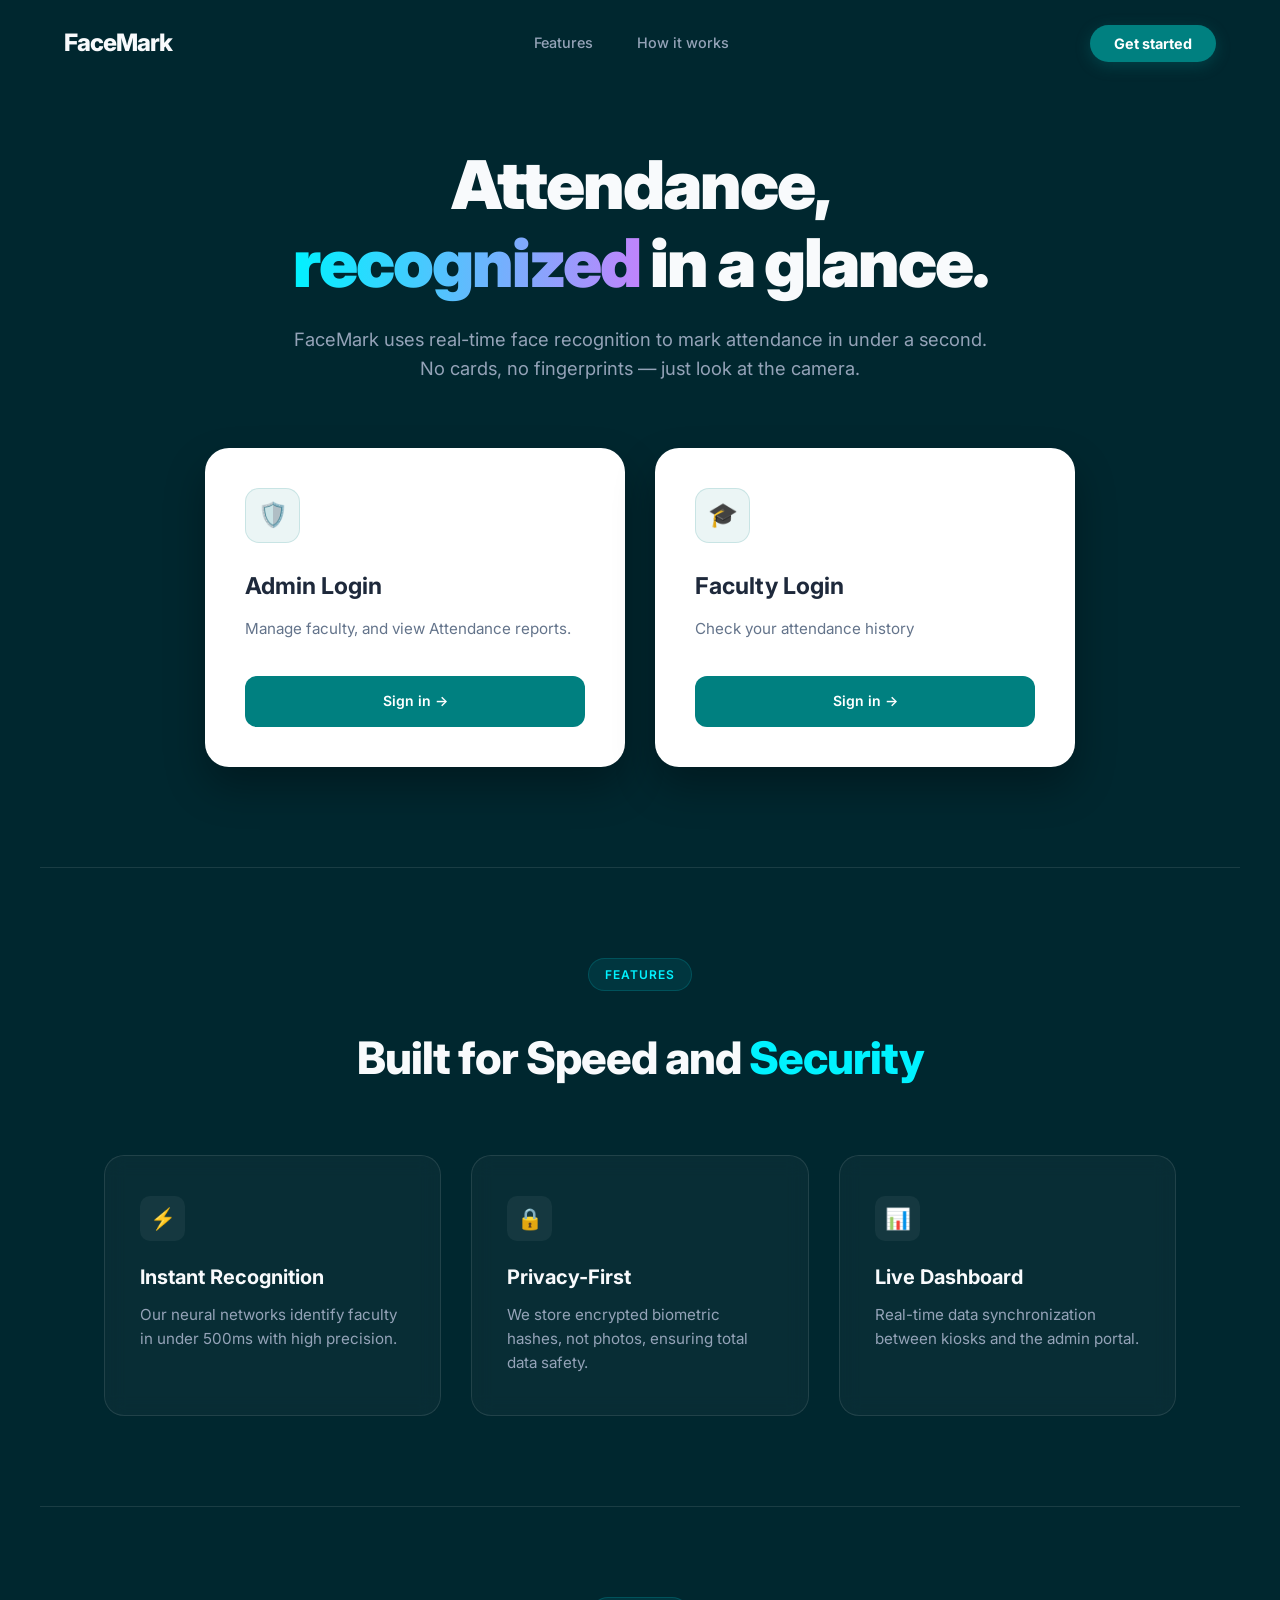
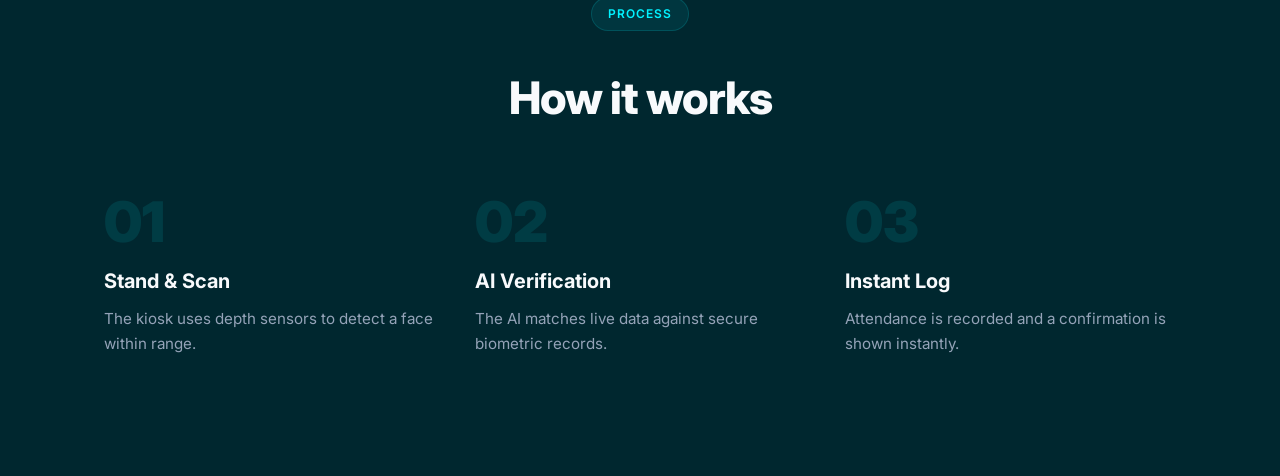
<file: index.html>
<!DOCTYPE html>
<html lang="en">
<head>
    <meta charset="UTF-8">
    <meta name="viewport" content="width=device-width, initial-scale=1.0">
    <title>FaceMark | Advanced Faculty Attendance</title>
    <link rel="stylesheet" href="design/home.css">
    <link href="https://fonts.googleapis.com/css2?family=Inter:wght@400;600;800;900&display=swap" rel="stylesheet">
</head>
<body>

    <nav>
        <div class="logo">FaceMark</div>
        <div class="nav-links">
            <a href="#features">Features</a>
            <a href="#how-it-works">How it works</a>
        </div>
        <a href="#features"><button class="btn-cta">Get started</button></a>
    </nav>

    <header class="hero">
        
        <h1>Attendance, <br><span>recognized</span> in a glance.</h1>
        <p class="subtitle">
            FaceMark uses real-time face recognition to mark attendance in under a second. 
            No cards, no fingerprints — just look at the camera.
        </p>

        <div class="card-row">
            <div class="login-card">
                <div class="icon-square">🛡️</div>
                <h3>Admin Login</h3>
                <p>Manage faculty, and view Attendance reports.</p>
                <a href="html/adminlogin.html">Sign in &rarr;</a>
            </div>
            <div class="login-card">
                <div class="icon-square">🎓</div>
                <h3>Faculty Login</h3>
                <p>Check your attendance history </p>
                <a href="html/userlogin.html">Sign in &rarr;</a>
            </div>
        </div>
    </header>

    <section id="features" class="features">
        <div class="section-header">
            <div class="badge">Features</div>
            <h2>Built for Speed and <span>Security</span></h2>
        </div>
        <div class="features-grid">
            <div class="f-item">
                <div class="icon-square">⚡</div>
                <h4>Instant Recognition</h4>
                <p>Our neural networks identify faculty in under 500ms with high precision.</p>
            </div>
            <div class="f-item">
                <div class="icon-square">🔒</div>
                <h4>Privacy-First</h4>
                <p>We store encrypted biometric hashes, not photos, ensuring total data safety.</p>
            </div>
            <div class="f-item">
                <div class="icon-square">📊</div>
                <h4>Live Dashboard</h4>
                <p>Real-time data synchronization between kiosks and the admin portal.</p>
            </div>
        </div>
    </section>

    <section id="how-it-works" class="how-it-works">
        <div class="section-header">
            <div class="badge">Process</div>
            <h2>How it works</h2>
        </div>
        <div class="step-container">
            <div class="step">
                <div class="step-num">01</div>
                <h4>Stand & Scan</h4>
                <p>The kiosk uses depth sensors to detect a face within range.</p>
            </div>
            <div class="step">
                <div class="step-num">02</div>
                <h4>AI Verification</h4>
                <p>The AI matches live data against secure biometric records.</p>
            </div>
            <div class="step">
                <div class="step-num">03</div>
                <h4>Instant Log</h4>
                <p>Attendance is recorded and a confirmation is shown instantly.</p>
            </div>
        </div>
    </section>

</body>
</html>
</file>
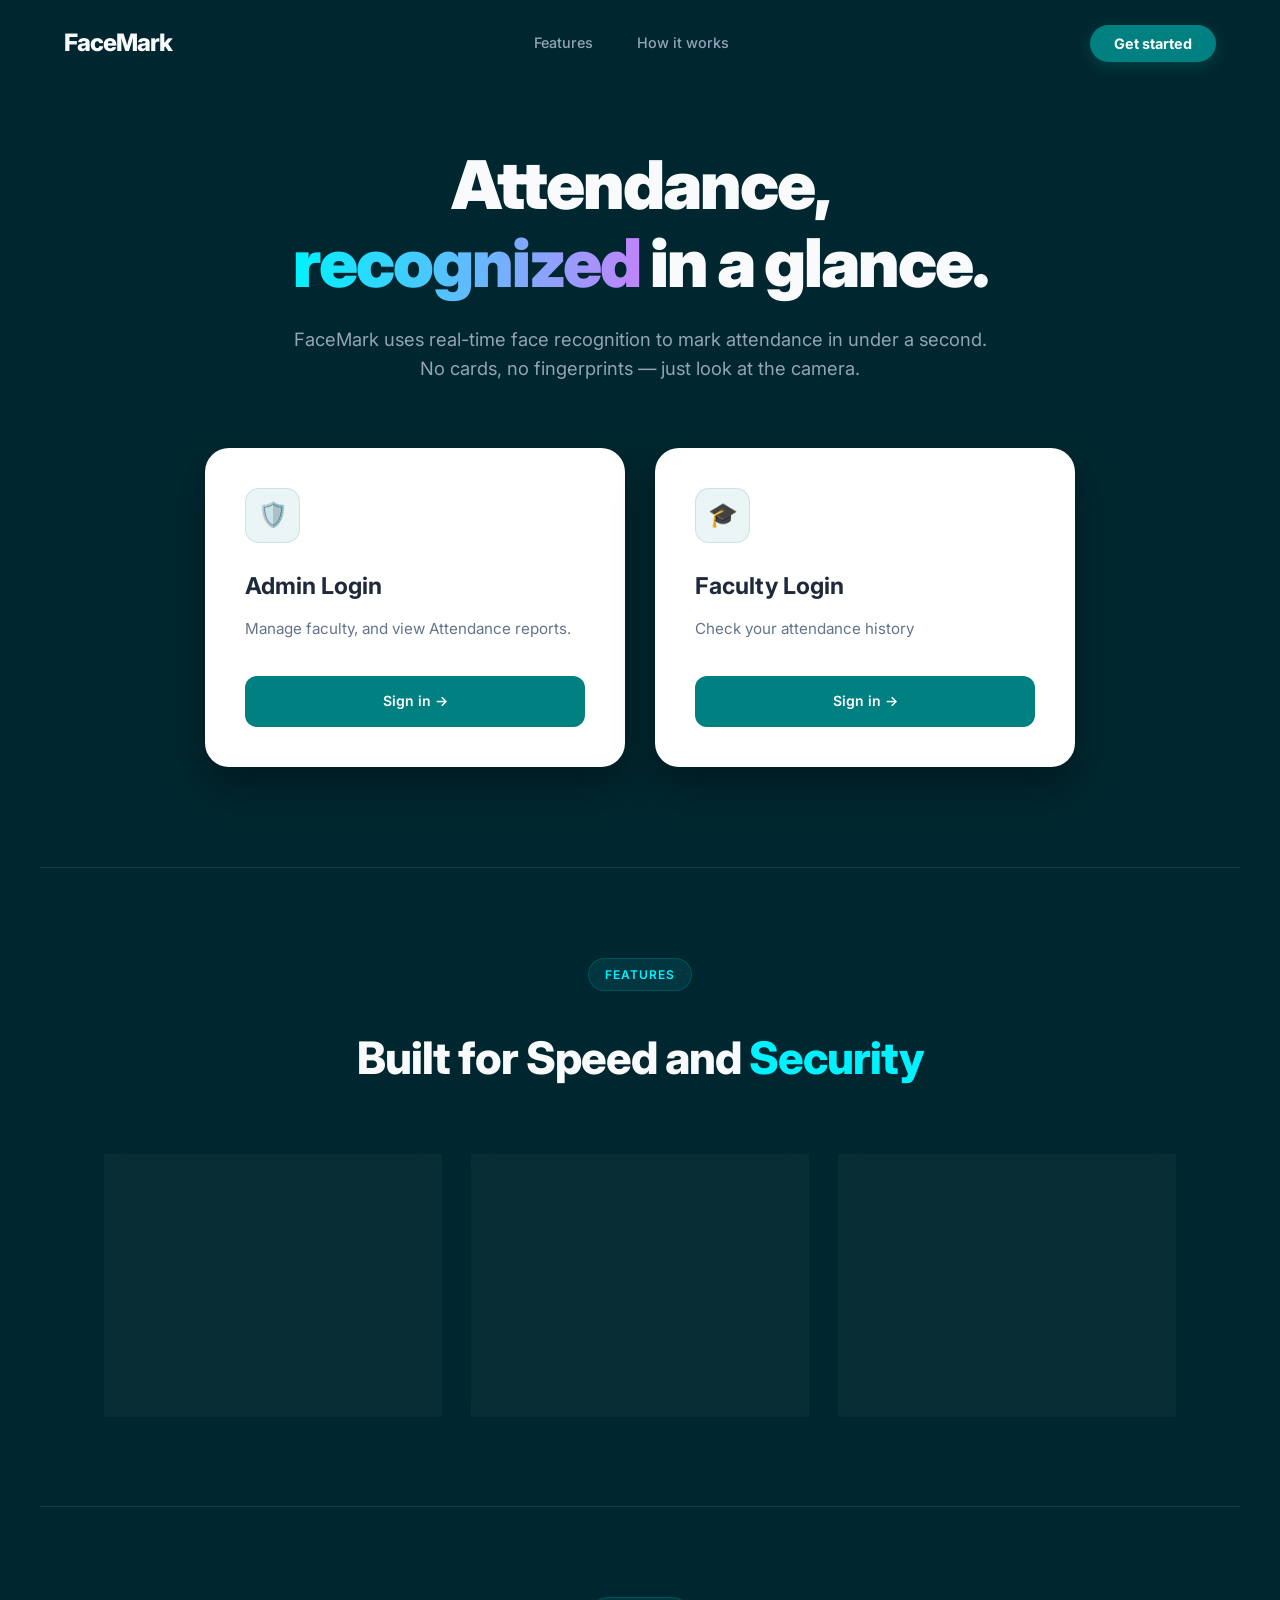
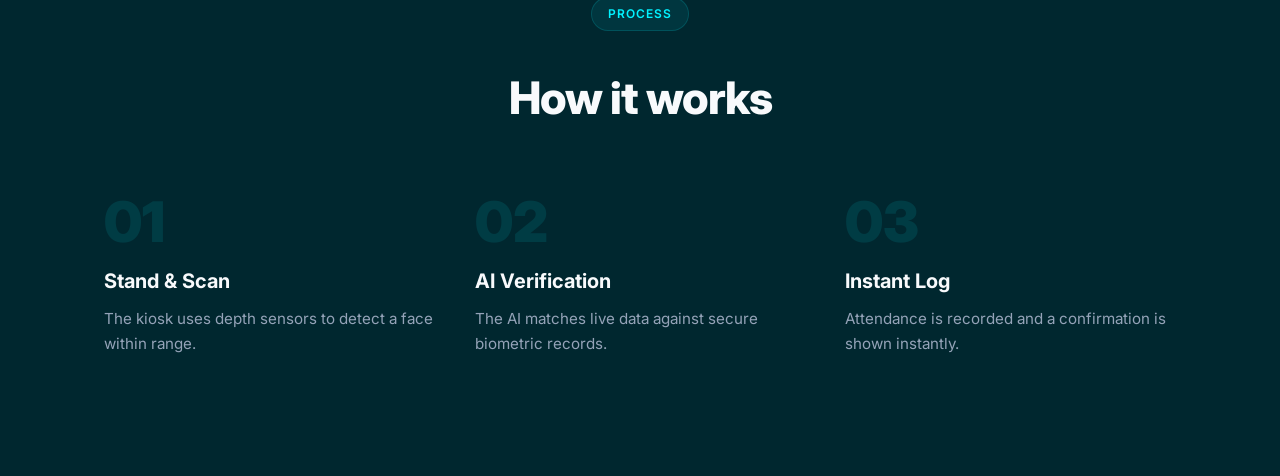
<file: html/index.html>
<!DOCTYPE html>
<html lang="en">
<head>
    <meta charset="UTF-8">
    <meta name="viewport" content="width=device-width, initial-scale=1.0">
    <title>FaceMark | Advanced Faculty Attendance</title>
    <link rel="stylesheet" href="../design/home.css">
    <link href="https://fonts.googleapis.com/css2?family=Inter:wght@400;600;800;900&display=swap" rel="stylesheet">
</head>
<body>

    <nav>
        <div class="logo">FaceMark</div>
        <div class="nav-links">
            <a href="#features">Features</a>
            <a href="#how-it-works">How it works</a>
        </div>
        <a href="#features"><button class="btn-cta">Get started</button></a>
    </nav>

    <header class="hero">
        
        <h1>Attendance, <br><span>recognized</span> in a glance.</h1>
        <p class="subtitle">
            FaceMark uses real-time face recognition to mark attendance in under a second. 
            No cards, no fingerprints — just look at the camera.
        </p>

        <div class="card-row">
            <div class="login-card">
                <div class="icon-square">🛡️</div>
                <h3>Admin Login</h3>
                <p>Manage faculty, and view Attendance reports.</p>
                <a href="adminlogin.html">Sign in &rarr;</a>
            </div>
            <div class="login-card">
                <div class="icon-square">🎓</div>
                <h3>Faculty Login</h3>
                <p>Check your attendance history </p>
                <a href="userlogin.html">Sign in &rarr;</a>
            </div>
        </div>
    </header>

    <section id="features" class="features">
        <div class="section-header">
            <div class="badge">Features</div>
            <h2>Built for Speed and <span>Security</span></h2>
        </div>
        <div class="features-grid">
            <div class="f-item">
                <div class="icon-square">⚡</div>
                <h4>Instant Recognition</h4>
                <p>Our neural networks identify faculty in under 500ms with high precision.</p>
            </div>
            <div class="f-item">
                <div class="icon-square">🔒</div>
                <h4>Privacy-First</h4>
                <p>We store encrypted biometric hashes, not photos, ensuring total data safety.</p>
            </div>
            <div class="f-item">
                <div class="icon-square">📊</div>
                <h4>Live Dashboard</h4>
                <p>Real-time data synchronization between kiosks and the admin portal.</p>
            </div>
        </div>
    </section>

    <section id="how-it-works" class="how-it-works">
        <div class="section-header">
            <div class="badge">Process</div>
            <h2>How it works</h2>
        </div>
        <div class="step-container">
            <div class="step">
                <div class="step-num">01</div>
                <h4>Stand & Scan</h4>
                <p>The kiosk uses depth sensors to detect a face within range.</p>
            </div>
            <div class="step">
                <div class="step-num">02</div>
                <h4>AI Verification</h4>
                <p>The AI matches live data against secure biometric records.</p>
            </div>
            <div class="step">
                <div class="step-num">03</div>
                <h4>Instant Log</h4>
                <p>Attendance is recorded and a confirmation is shown instantly.</p>
            </div>
        </div>
    </section>

</body>
</html>
</file>
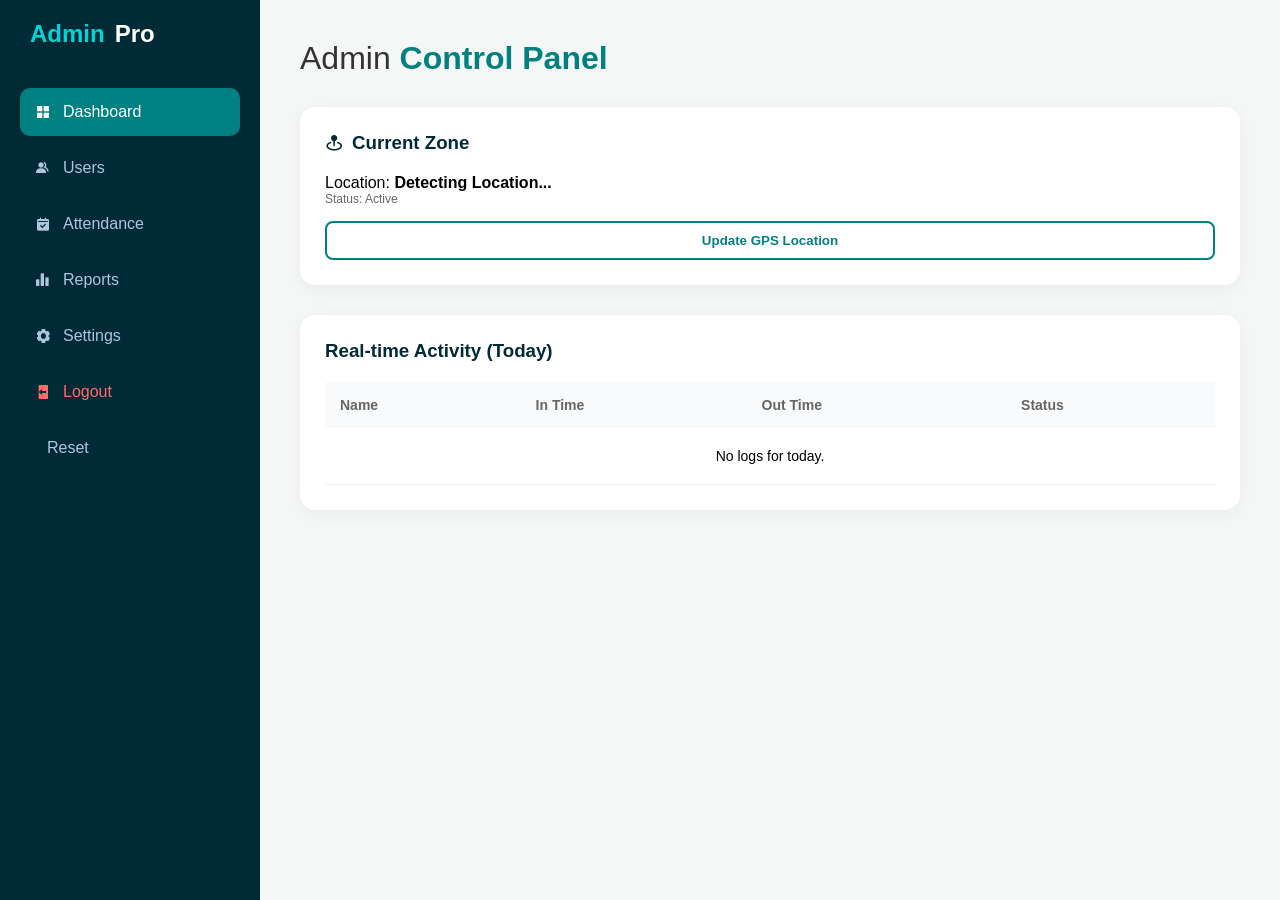
<file: html/admindashboard.html>
<!DOCTYPE html>
<html lang="en">
<head>
    <meta charset="UTF-8">
    <meta name="viewport" content="width=device-width, initial-scale=1.0">
    <title>Admin Dashboard | Smart Attendance</title>
    <link rel="stylesheet" href="../design/dashboard.css">
    <link href='https://unpkg.com/boxicons@2.1.4/css/boxicons.min.css' rel='stylesheet'>
</head>
<body>

    <div id="Dashboard">
        <div id="sidebar">
            <h2 class="logo"><i class='bx bxs-shield-quarter'></i> Admin<span>Pro</span></h2>
            <ul id="list">
                <li class="active" onclick="showContent('Dcontent', this)"><i class='bx bxs-grid-alt'></i> Dashboard</li>
                <li onclick="showContent('Ucontent', this)"><i class='bx bxs-group'></i> Users</li>
                <li onclick="showContent('Acontent', this)"><i class='bx bxs-calendar-check'></i> Attendance</li>
                <li onclick="showContent('Rcontent', this)"><i class='bx bxs-bar-chart-alt-2'></i> Reports</li>
                <li onclick="showContent('Scontent', this)"><i class='bx bxs-cog'></i> Settings</li>
                <li class="logout" onclick="logout()"><i class='bx bxs-log-out'></i> Logout</li>
                <li class="Reset" onclick="Reset()"><i class='Reset'></i> Reset</li>
            </ul>
        </div>

        <div id="main-wrapper">
            
            <div id="Dcontent" class="tab-content">
                <header><h1>Admin <b>Control Panel</b></h1></header>
                <div class="card-grid">
                 

                    <div class="card">
                        <h3><i class='bx bxs-map-pin'></i> Current Zone</h3>
                        <p>Location: <b id="displayLocation">--</b></p>
                        <p style="font-size: 12px; color: #666;">Status: <span id="gpsStatus">Active</span></p>
                        <button class="btn-outline" style="margin-top: 15px;" onclick="detectCurrentAdminLocation()">Update GPS Location</button>
                    </div>
                </div>

                <div class="card" style="margin-top: 20px;">
                    <h3>Real-time Activity (Today)</h3>
                    <table>
                        <thead>
                            <tr><th>Name</th><th>In Time</th><th>Out Time</th><th>Status</th></tr>
                        </thead>
                        <tbody id="quickAttendanceBody"></tbody>
                    </table>
                </div>
            </div>

            <div id="Ucontent" class="tab-content" style="display:none;">
                <header><h1>User Management</h1></header>
                <div class="card">
                    <div style="display: flex; justify-content: space-between; align-items: center; margin-bottom: 15px;">
                        <h3>Registered Users (<span id="userCount">0</span>)</h3>
                        <input type="text" id="userSearch" placeholder="Search ID or Name..." onkeyup="searchUsers()">
                    </div>
                    <table>
                        <thead>
                            <tr>
                                <th>Name</th>
                                <th>Email</th>
                                <th>ID</th>
                                <th>Attendance Rate (All Days)</th>
                                <th>Total Days Attended</th>
                                <th>Total Percentage</th>
                                <th>Action</th>
                            </tr>
                        </thead>
                        <tbody id="allUsersTableBody"></tbody>
                    </table>
                </div>
            </div>

            <div id="Acontent" class="tab-content" style="display:none;">
                <header><h1>Complete Attendance Logs</h1></header>
                <div class="card">
                    <div class="filter-bar" style="display: flex; gap: 10px; margin-bottom: 15px;">
                        <input type="date" id="attendance-date">
                        <button class="btn-outline" onclick="filterLogs()">Filter Records</button>
                        <button class="btn-main" style="width: auto;" onclick="exportCSV()">Export CSV</button>
                    </div>
                    <table>
                        <thead>
                            <tr><th>Date</th><th>ID</th><th>Name</th><th>Check-In</th><th>Check-Out</th></tr>
                        </thead>
                        <tbody id="fullLogTableBody"></tbody>
                    </table>
                </div>
            </div>

            <div id="Rcontent" class="tab-content" style="display:none;">
                <header><h1>System <b>Analytics</b></h1></header>
                <div class="card-grid">
                    <div class="card">
                        <h3><i class='bx bxs-pie-chart-alt-2'></i> Today's Presence</h3>
                        <h1 id="attendancePercentage">0%</h1>
                        <div style="background: #eee; border-radius: 10px; height: 10px; margin: 10px 0;">
                            <div id="reportProgressBar" style="background: #008080; width: 0%; height: 100%; border-radius: 10px; transition: 1s;"></div>
                        </div>
                    </div>
                    <div class="card">
                        <h3><i class='bx bxs-time-five'></i> Not Logged In Yet</h3>
                        <ul id="absentList" style="list-style: none; padding: 0;"></ul>
                    </div>
                </div>
            </div>

            <div id="Scontent" class="tab-content" style="display:none;">
                <header><h1>System <b>Configuration</b></h1></header>
                <div class="card-grid">
                    <div class="card">
                        <h3>Admin Profile</h3>
                        <label>Full Name</label><input type="text" id="setAdminName">
                        <label>Email</label><input type="email" id="setAdminEmail">
                        <button class="btn-main" onclick="saveProfile()">Update Profile</button>
                    </div>

                    <div class="card">
                        <h3>System Rules & Geofence</h3>
                        <label>Institute Name</label>
                        <input type="text" id="setInstitute">
                        
                        <div style="display: flex; gap: 10px; margin-top: 10px;">
                            <div style="flex: 1;">
                                <label>Latitude</label>
                                <input type="number" id="setLat" step="any" placeholder="0.000000">
                            </div>
                            <div style="flex: 1;">
                                <label>Longitude</label>
                                <input type="number" id="setLng" step="any" placeholder="0.000000">
                            </div>
                        </div>
                        
                        <button class="btn-outline" style="margin-top: 10px; width: 100%;" onclick="captureAdminLocation()">
                            <i class='bx bx-current-location'></i> Get Current Device GPS
                        </button>

                        <label style="margin-top: 10px; display: block;">GPS Tolerance (Meters)</label>
                        <input type="number" id="setGps" placeholder="e.g. 100">
                        
                        <button class="btn-main" style="margin-top: 15px;" onclick="saveSystemRules()">Save System Rules</button>
                    </div>
                </div>
            </div>

        </div>
    </div>

    <script src="../javascript/admin.js"></script>
</body>
</html>
</file>
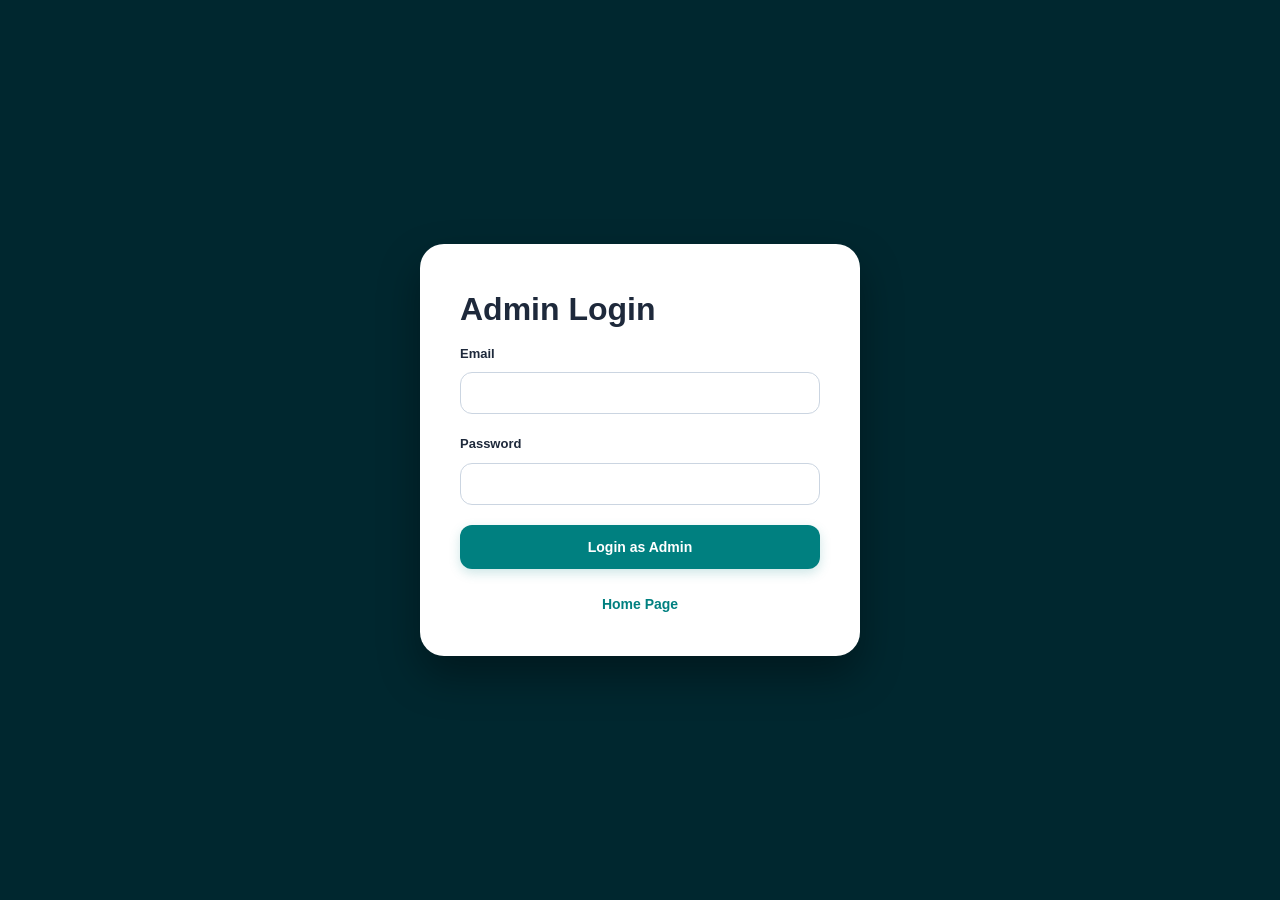
<file: html/adminlogin.html>
<!DOCTYPE html>
<html lang="en">
<head>
    <meta charset="UTF-8">
    <title>Admin Login | FaceMark</title>
    <link rel="stylesheet" href="../design/style.css">
</head>
<body class="auth-page">
    <div class="login-card">
        <h2>Admin Login</h2>
        <form>
            <div class="input-group"><label>Email</label><input type="email" id="adminEmail" required></div>
            <div class="input-group"><label>Password</label><input type="password" id="adminPass" required></div>
            <button type="button" onclick="handleAdminLogin()" class="btn-primary">Login as Admin</button>
        </form>
        
        <div class="footer-links"><a href="../index.html">Home Page</a></div>
        
    </div>
    <script src="../javascript/auth.js"></script>
</body>
</html>
</file>
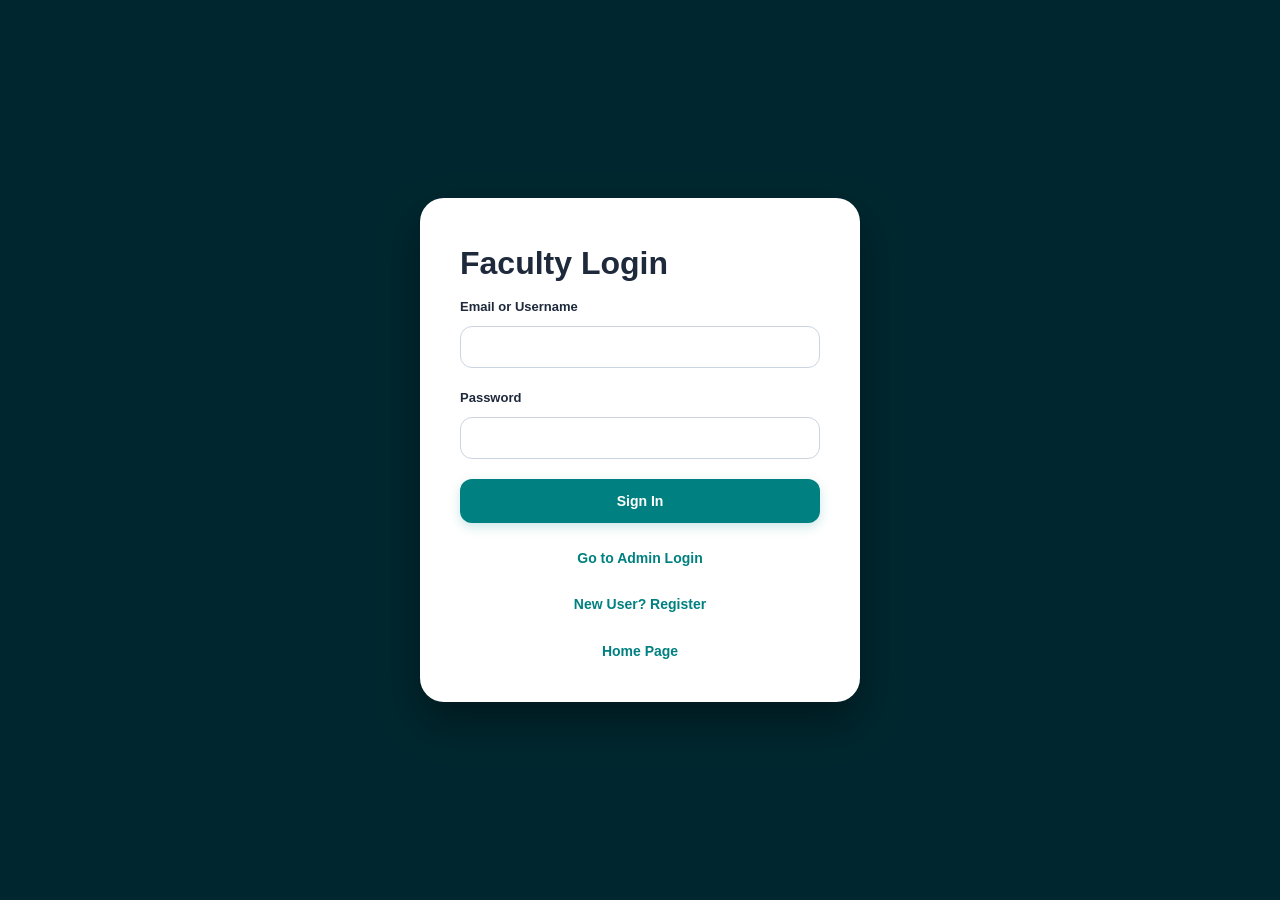
<file: html/userlogin.html>
<!DOCTYPE html>
<html lang="en">
<head>
    <meta charset="UTF-8">
    <title>Faculty Login | FaceMark</title>
    <link rel="stylesheet" href="../design/style.css">
</head>
<body class="auth-page">
    <div class="login-card">
        <h2>Faculty Login</h2>
        <form>
            <div class="input-group"><label>Email or Username</label><input type="text" id="userName" required></div>
            <div class="input-group"><label>Password</label><input type="password" id="userPass" required></div>
            <button type="button" onclick="handleUserLogin()" class="btn-primary">Sign In</button>
        </form>
        <div class="footer-links"><a href="adminlogin.html">Go to Admin Login</a></div>
        <div class="footer-links"><a href="register.html">New User? Register</a></div>
        <div class="footer-links"><a href="../index.html">Home Page</a></div>
    </div>
    <script src="../javascript/auth.js"></script>
</body>
</html>
</file>
<file: design/home.css>
/* ==========================================================================
   FACEMARK LIGHT/TEAL HYBRID MASTER LANDING STYLES
   ========================================================================== */

:root {
    /* Color Palette matched exactly to your dashboard sidebar and login elements */
    --bg-dark: #00272f;         /* Precise deep dark teal background color */
    --accent-cyan: #00f2ff;    /* Neon Cyan accent for labels/badges */
    --accent-teal: #008080;    /* Master dashboard primary button / action teal */
    --accent-purple: #c084fc;  /* Gradient purple highlight */
    
    --text-main: #f8fafc;      /* Crisp white text for dark canvas */
    --text-muted: #94a3b8;     /* Secondary soft gray description text */
    
    --glass-bg: rgba(255, 255, 255, 0.03);
    --glass-border: rgba(255, 255, 255, 0.1);
}

/* --- GLOBAL RESETS --- */
* {
    margin: 0;
    padding: 0;
    box-sizing: border-box;
    font-family: 'Inter', sans-serif;
}

body {
    background-color: var(--bg-dark);
    color: var(--text-main);
    line-height: 1.6;
    scroll-behavior: smooth;
    overflow-x: hidden;
}

/* --- NAVIGATION BAR --- */
nav {
    display: flex;
    justify-content: space-between;
    align-items: center;
    padding: 1.5rem 5%;
    max-width: 1300px;
    margin: 0 auto;
}

.logo {
    font-size: 1.5rem;
    font-weight: 800;
    letter-spacing: -1px;
    color: var(--text-main);
}

.nav-links a {
    color: var(--text-muted);
    text-decoration: none;
    margin: 0 20px;
    font-size: 0.9rem;
    font-weight: 500;
    transition: color 0.3s ease;
}

.nav-links a:hover {
    color: var(--accent-cyan);
}

.btn-cta {
    background: var(--accent-teal);
    color: #ffffff;
    padding: 10px 24px;
    border-radius: 50px;
    font-weight: 700;
    border: none;
    cursor: pointer;
    font-size: 0.9rem;
    box-shadow: 0 4px 15px rgba(0, 128, 128, 0.3);
    transition: all 0.3s ease;
}

.btn-cta:hover {
    background: #006666;
    transform: translateY(-1px);
}

/* --- HERO SECTION --- */
.hero {
    text-align: center;
    padding: 60px 5% 100px;
    max-width: 1100px;
    margin: 0 auto;
}

.badge {
    display: inline-block;
    background: rgba(0, 242, 255, 0.08);
    border: 1px solid rgba(0, 242, 255, 0.15);
    padding: 6px 16px;
    border-radius: 50px;
    font-size: 0.75rem;
    color: var(--accent-cyan);
    text-transform: uppercase;
    letter-spacing: 1px;
    font-weight: 600;
    margin-bottom: 2rem;
}

h1 {
    font-size: clamp(2.5rem, 6vw, 4.2rem);
    font-weight: 900;
    line-height: 1.15;
    margin-bottom: 1.5rem;
    letter-spacing: -2px;
}

h1 span {
    background: linear-gradient(90deg, var(--accent-cyan), var(--accent-purple));
    -webkit-background-clip: text;
    -webkit-text-fill-color: transparent;
}

.subtitle {
    color: var(--text-muted);
    font-size: 1.15rem;
    max-width: 700px;
    margin: 0 auto 4rem;
}

/* --- SIDE-BY-SIDE ACCESS PORTAL CARDS --- */
.card-row {
    display: flex;
    justify-content: center;
    align-items: stretch;        /* Ensures cards stay matching heights */
    gap: 30px;
    flex-wrap: wrap;             /* Drops gracefully side-by-side on mobile screens */
    max-width: 900px;
    margin: 0 auto;
    width: 100%;
}

.login-card {
    background: #ffffff;         /* Pure crisp white card matching requested form snippet */
    border: none;
    padding: 40px;
    border-radius: 24px;
    flex: 1;                     /* Dynamically shares equal width row space */
    min-width: 300px;            /* Avoids compressing on tight viewports */
    max-width: 420px;
    text-align: left;
    box-shadow: 0 20px 40px rgba(0, 0, 0, 0.3);
    display: flex;
    flex-direction: column;      /* Pushes anchor links uniformly to card bottoms */
    transition: all 0.3s cubic-bezier(0.4, 0, 0.2, 1);
}

.login-card:hover {
    transform: translateY(-8px);
    box-shadow: 0 28px 50px rgba(0, 0, 0, 0.45);
}

.login-card .icon-square {
    width: 55px;
    height: 55px;
    background: rgba(0, 128, 128, 0.08); /* Clean brand-integrated backing */
    border: 1px solid rgba(0, 128, 128, 0.15);
    border-radius: 14px;
    display: flex;
    align-items: center;
    justify-content: center;
    margin-bottom: 25px;
    font-size: 1.5rem;
    color: var(--accent-teal);
}

.login-card h3 { 
    margin-bottom: 12px; 
    font-size: 1.45rem;
    font-weight: 700;
    color: #1e293b;             /* Deep slate text for inner card text readability */
}

.login-card p { 
    color: #64748b;             /* Secondary text gray layer */
    margin-bottom: 35px; 
    font-size: 0.95rem;
    flex-grow: 1;               /* Makes descriptions take up remaining layout height */
}

.login-card a { 
    display: inline-block;
    width: 100%;
    text-align: center;
    background: var(--accent-teal); /* Dark teal button background */
    color: #ffffff; 
    text-decoration: none; 
    font-weight: 600; 
    font-size: 14px;
    padding: 14px;              /* Exact comfortable padding height */
    border-radius: 12px;
    transition: background 0.2s ease;
}

.login-card a:hover {
    background: #006666;        /* Subtle deep click state overlay */
}

/* --- SYSTEM FEATURES SECTION --- */
.features {
    padding: 90px 5%;
    max-width: 1200px;
    margin: 0 auto;
    border-top: 1px solid var(--glass-border);
}

.section-header { 
    text-align: center; 
    margin-bottom: 60px; 
}

.section-header h2 { 
    font-size: 2.8rem; 
    font-weight: 800;
    letter-spacing: -1px; 
}

.section-header h2 span { 
    color: var(--accent-cyan); 
}

.features-grid {
    display: grid;
    grid-template-columns: repeat(auto-fit, minmax(300px, 1fr));
    gap: 30px;
}

.f-item {
    padding: 40px 35px;
    border-radius: 20px;
    border: 1px solid var(--glass-border);
    background: var(--glass-bg);
    backdrop-filter: blur(10px);
    transition: border-color 0.3s ease;
}

.f-item:hover {
    border-color: rgba(0, 242, 255, 0.3);
}

.f-item .icon-square {
    width: 45px;
    height: 45px;
    background: rgba(255, 255, 255, 0.05);
    border-radius: 10px;
    display: flex;
    align-items: center;
    justify-content: center;
    font-size: 1.3rem;
    margin-bottom: 20px;
}

.f-item h4 {
    font-size: 1.25rem;
    font-weight: 700;
    margin-bottom: 10px;
}

.f-item p {
    color: var(--text-muted);
    font-size: 0.95rem;
}

/* --- PROCESS / HOW IT WORKS SECTION --- */
.how-it-works {
    padding: 90px 5% 120px;
    max-width: 1200px;
    margin: 0 auto;
    border-top: 1px solid var(--glass-border);
}

.step-container {
    display: flex;
    gap: 40px;
    flex-wrap: wrap;
}

.step { 
    flex: 1; 
    min-width: 260px; 
}

.step-num {
    font-size: 3.5rem;
    font-weight: 900;
    color: rgba(0, 242, 255, 0.1);
    line-height: 1;
    margin-bottom: 15px;
}

.step h4 {
    font-size: 1.25rem;
    font-weight: 700;
    margin-bottom: 10px;
}

.step p {
    color: var(--text-muted);
    font-size: 0.95rem;
}
</file>
<file: design/dashboard.css>
:root {
    --teal: #008080;
    --dark-teal: #006666;
    --dark-bg: #002b36;
    --light-bg: #f4f7f6;
    --white: #ffffff;
}

* { box-sizing: border-box; margin: 0; padding: 0; font-family: 'Segoe UI', sans-serif; }

body { background: var(--light-bg); }

#Dashboard { display: flex; height: 100vh; overflow: hidden; }

/* SIDEBAR */
#sidebar {
    width: 260px;
    background: var(--dark-bg);
    color: white;
    padding: 20px;
    display: flex;
    flex-direction: column;
}

.logo { color: #00d4d4; margin-bottom: 40px; display: flex; align-items: center; gap: 10px; }
.logo span { color: white; }

#list { list-style: none; }
#list li {
    padding: 15px;
    margin-bottom: 8px;
    border-radius: 10px;
    cursor: pointer;
    display: flex;
    align-items: center;
    gap: 12px;
    transition: 0.3s;
    color: #b0c4de;
}

#list li:hover, #list li.active { background: var(--teal); color: white; }
.logout { margin-top: auto; color: #ff6b6b !important; }

/* MAIN WRAPPER */
#main-wrapper { flex: 1; overflow-y: auto; padding: 40px; }

header h1 { margin-bottom: 30px; font-weight: 400; color: #333; }
header h1 b { color: var(--teal); }

.card-grid { display: grid; grid-template-columns: repeat(auto-fit, minmax(350px, 1fr)); gap: 25px; margin-bottom: 30px; }

.card {
    background: var(--white);
    padding: 25px;
    border-radius: 15px;
    box-shadow: 0 4px 15px rgba(0,0,0,0.05);
}

.card h3 { margin-bottom: 20px; color: var(--dark-bg); display: flex; align-items: center; gap: 8px; }

/* INPUTS & BUTTONS */
input {
    width: 100%;
    padding: 12px;
    margin-bottom: 15px;
    border: 1px solid #ddd;
    border-radius: 8px;
    outline: none;
}

.btn-main { background: var(--teal); color: white; border: none; padding: 12px; border-radius: 8px; cursor: pointer; font-weight: bold; width: 100%; }
.btn-outline { background: transparent; border: 2px solid var(--teal); color: var(--teal); padding: 10px; border-radius: 8px; cursor: pointer; font-weight: bold; width: 100%; }
.btn-remove { background: #ff4d4d; color: white; border: none; padding: 6px 12px; border-radius: 5px; cursor: pointer; }

/* TABLE */
table { width: 100%; border-collapse: collapse; margin-top: 10px; }
th { text-align: left; padding: 15px; background: #f9fafb; color: #666; font-size: 14px; }
td { padding: 15px; border-bottom: 1px solid #eee; font-size: 14px; }

.status-present { color: #2ecc71; font-weight: bold; }
.filter-bar { display: flex; gap: 10px; margin-bottom: 20px; }
label { display: block; margin-bottom: 5px; font-size: 13px; font-weight: bold; color: #555; }
</file>
<file: design/style.css>
/* ==========================================================================
   FACEMARK DASHBOARD LIGHT/TEAL INTEGRATION MASTER STYLES
   ========================================================================== */

:root {
    --bg-dark: #00272f;        /* Precise dark teal shade from your dashboard sidebar */
    --card-bg: #ffffff;        /* Crisp clean white background from your login reference */
    --accent-cyan: #008080;    /* Active element component teal / primary actions */
    --text-white: #0f172a;     /* Deep slate font for sharp clarity inside white cards */
    --text-gray: #64748b;      /* Soft description gray text layer */
    --glass-border: #e2e8f0;   /* Structural frame boundaries and light field borders */
}

/* --- SYSTEM RESET --- */
* {
    margin: 0;
    padding: 0;
    box-sizing: border-box;
}

body {
    font-family: 'Inter', sans-serif;
    background-color: var(--bg-dark);
    color: var(--text-white);
    line-height: 1.6;
}

/* --- AUTH PAGE CONTAINER --- */
.auth-page {
    display: flex;
    justify-content: center;
    align-items: center;
    min-height: 100vh;
    background-color: var(--bg-dark); 
    padding: 40px 20px;
}

/* --- SIDE-BY-SIDE CARD LAYOUT WRAPPER --- */
.card-row {
    display: flex;
    justify-content: center;
    align-items: stretch;        /* Dynamically forces sibling cards to maintain identical height */
    gap: 30px;                   /* Clean negative breathing space gap between portals */
    flex-wrap: wrap;             /* Flow breakdown wrap safety feature for mobile responsive viewports */
    max-width: 920px;            /* Bound context constraint holding two 440px elements perfectly */
    width: 100%;
}

/* --- SYSTEM LOGIN CARDS --- */
.login-card {
    background: var(--card-bg);
    border: none;
    padding: 40px;               
    border-radius: 24px;         
    box-shadow: 0 20px 40px rgba(0, 0, 0, 0.35); /* High depth drop shadow context split to pop over teal backdrop */
    flex: 1;                     /* Auto growth distribution controller */
    min-width: 300px;            /* Anti-collapse structural minimum baseline threshold */
    max-width: 440px;            
    text-align: left;            
    display: flex;
    flex-direction: column;      /* Uniform stack behavior forcing main actions to stay perfectly floor aligned */
}

/* --- TYPOGRAPHY --- */
h2 {
    font-size: 32px;             
    font-weight: 700;            
    margin-bottom: 8px;
    color: #1e293b;            
}

p {
    color: var(--text-gray);
    margin-bottom: 28px;         
    font-size: 14px;             
    flex-grow: 1;                /* Consumes excess card height so trailing buttons match position perfectly */
}

/* --- FORM ELEMENTS --- */
.input-group {
    margin-bottom: 20px;         
    text-align: left;
}

label {
    display: block;
    font-size: 13px;             
    font-weight: 600;
    margin-bottom: 8px;
    color: #1e293b;            
}

input {
    width: 100%;
    padding: 12px 16px;          
    background: #ffffff;
    border: 1px solid #cbd5e1; 
    border-radius: 12px;         
    color: #0f172a;
    font-size: 14px;
    transition: all 0.2s ease;
}

input::placeholder {
    color: #94a3b8;
}

input:focus {
    outline: none;
    border-color: var(--accent-cyan);
    background: #ffffff;
    box-shadow: 0 0 0 3px rgba(0, 128, 128, 0.15); 
}

/* --- COMPONENT BUTTONS & LINKS (Treated as actions) --- */
.btn-primary, .login-card a {
    display: block;
    width: 100%;
    text-align: center;
    text-decoration: none;
    padding: 14px;               
    margin-top: auto;            /* Auto snaps action buttons directly to card container floor level */
    background: var(--accent-cyan);
    color: #ffffff;             
    border: none;
    border-radius: 12px;
    font-weight: 600;
    font-size: 14px;
    cursor: pointer;
    box-shadow: 0 4px 12px rgba(0, 128, 128, 0.2);
    transition: all 0.2s ease;
}

.btn-primary:hover, .login-card a:hover {
    transform: translateY(-1px); 
    background: #006666;        /* Controlled secondary darker deep interactive click accent overlay */
    box-shadow: 0 6px 16px rgba(0, 102, 102, 0.35);
}

/* --- ICON CONTAINER SYSTEM --- */
.icon-square {
    width: 60px;
    height: 60px;
    margin: 0 0 1.5rem;          
    display: flex;
    align-items: center;
    justify-content: center;
    border-radius: 16px;
    font-size: 1.8rem;
    background: rgba(0, 128, 128, 0.08); 
    color: var(--accent-cyan);
    border: 1px solid rgba(0, 128, 128, 0.15);
}

/* --- FOOTER & LINKS --- */
.footer-links {
    margin-top: 24px;
    text-align: center;          
    font-size: 14px;
    color: var(--text-gray);
}

.footer-links a {
    display: inline;
    width: auto;
    background: none;
    padding: 0;
    margin: 0;
    color: var(--accent-cyan);   
    font-weight: 600;
    box-shadow: none;
}

.footer-links a:hover {
    text-decoration: underline;
    background: none;
    color: #006666;
    box-shadow: none;
    transform: none;
}

/* --- REGISTRATION FIELDSET --- */
fieldset {
    border: 1px solid var(--glass-border);
    border-radius: 15px;
    padding: 1.5rem;
    margin-bottom: 2rem;
    background: #f8fafc;
}

legend {
    color: var(--accent-cyan);
    font-weight: 700;
    padding: 0 10px;
    font-size: 0.8rem;
    text-transform: uppercase;
}
</file>
